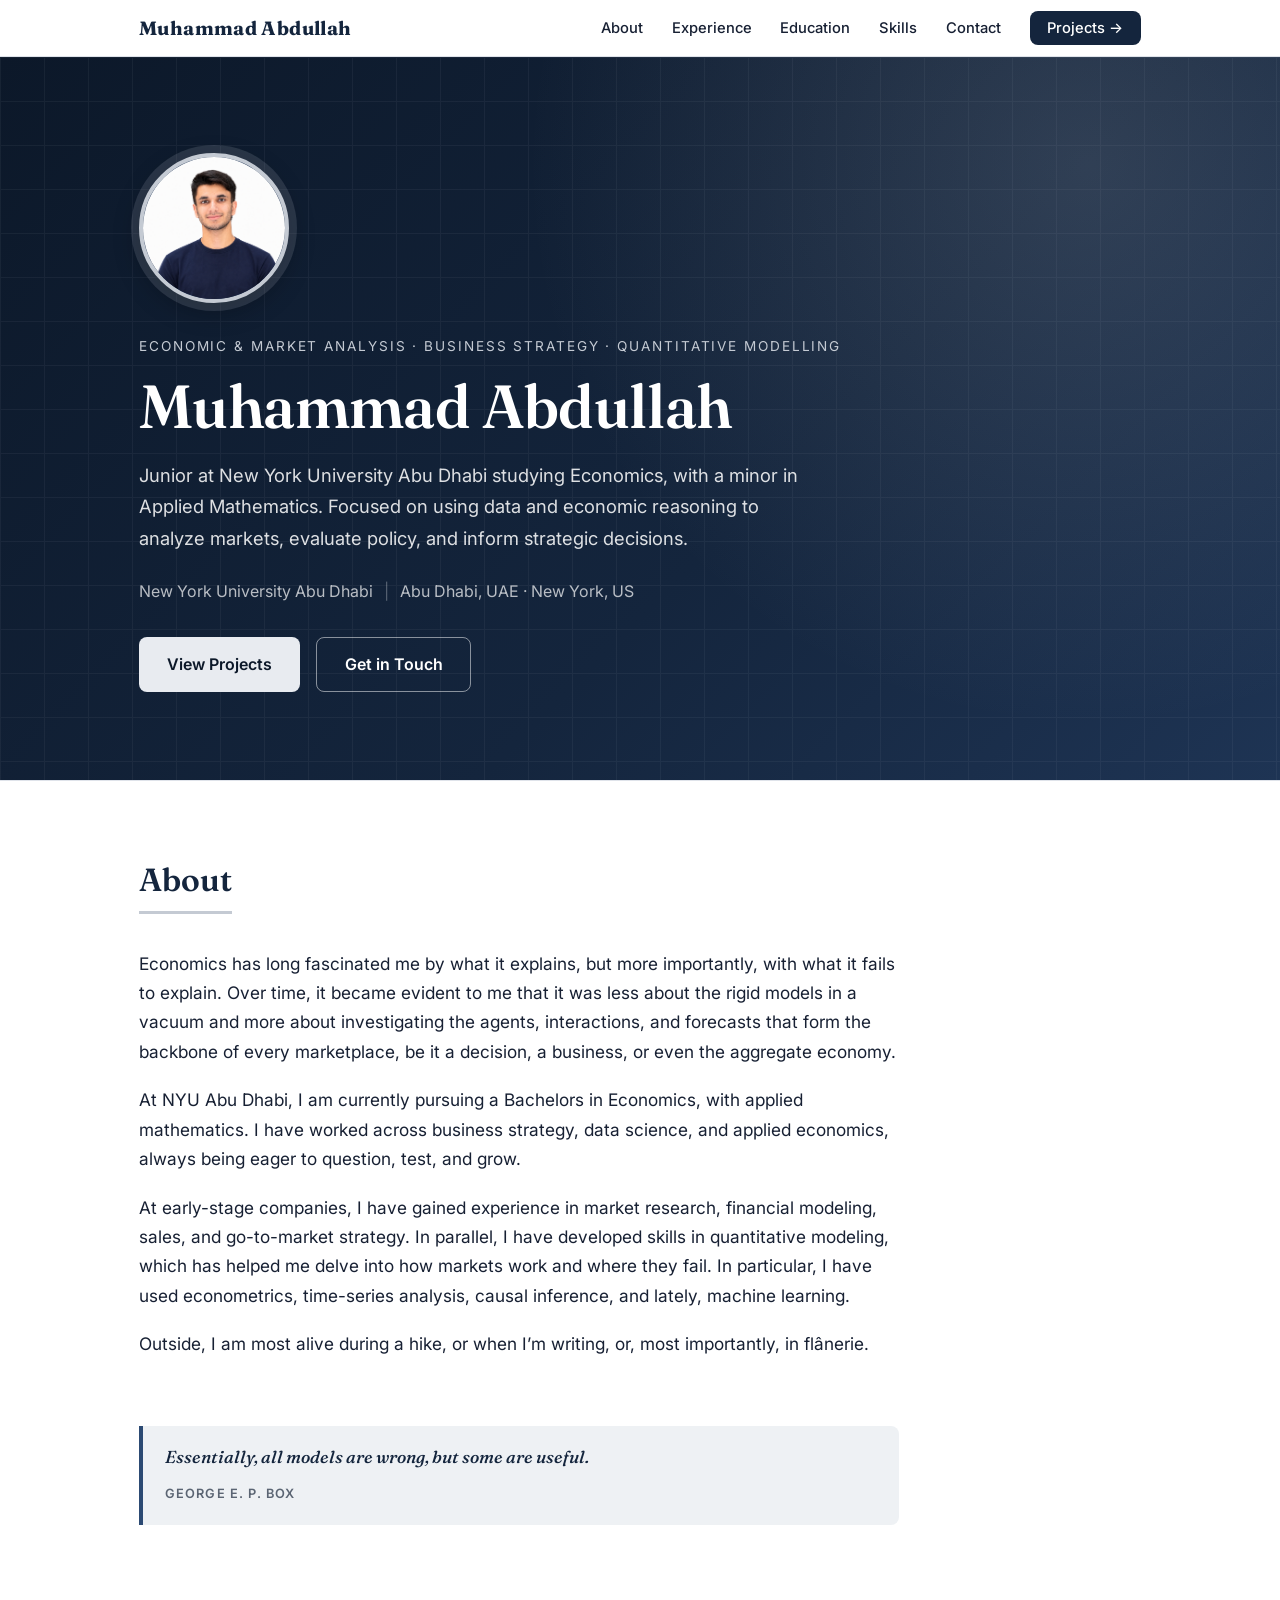
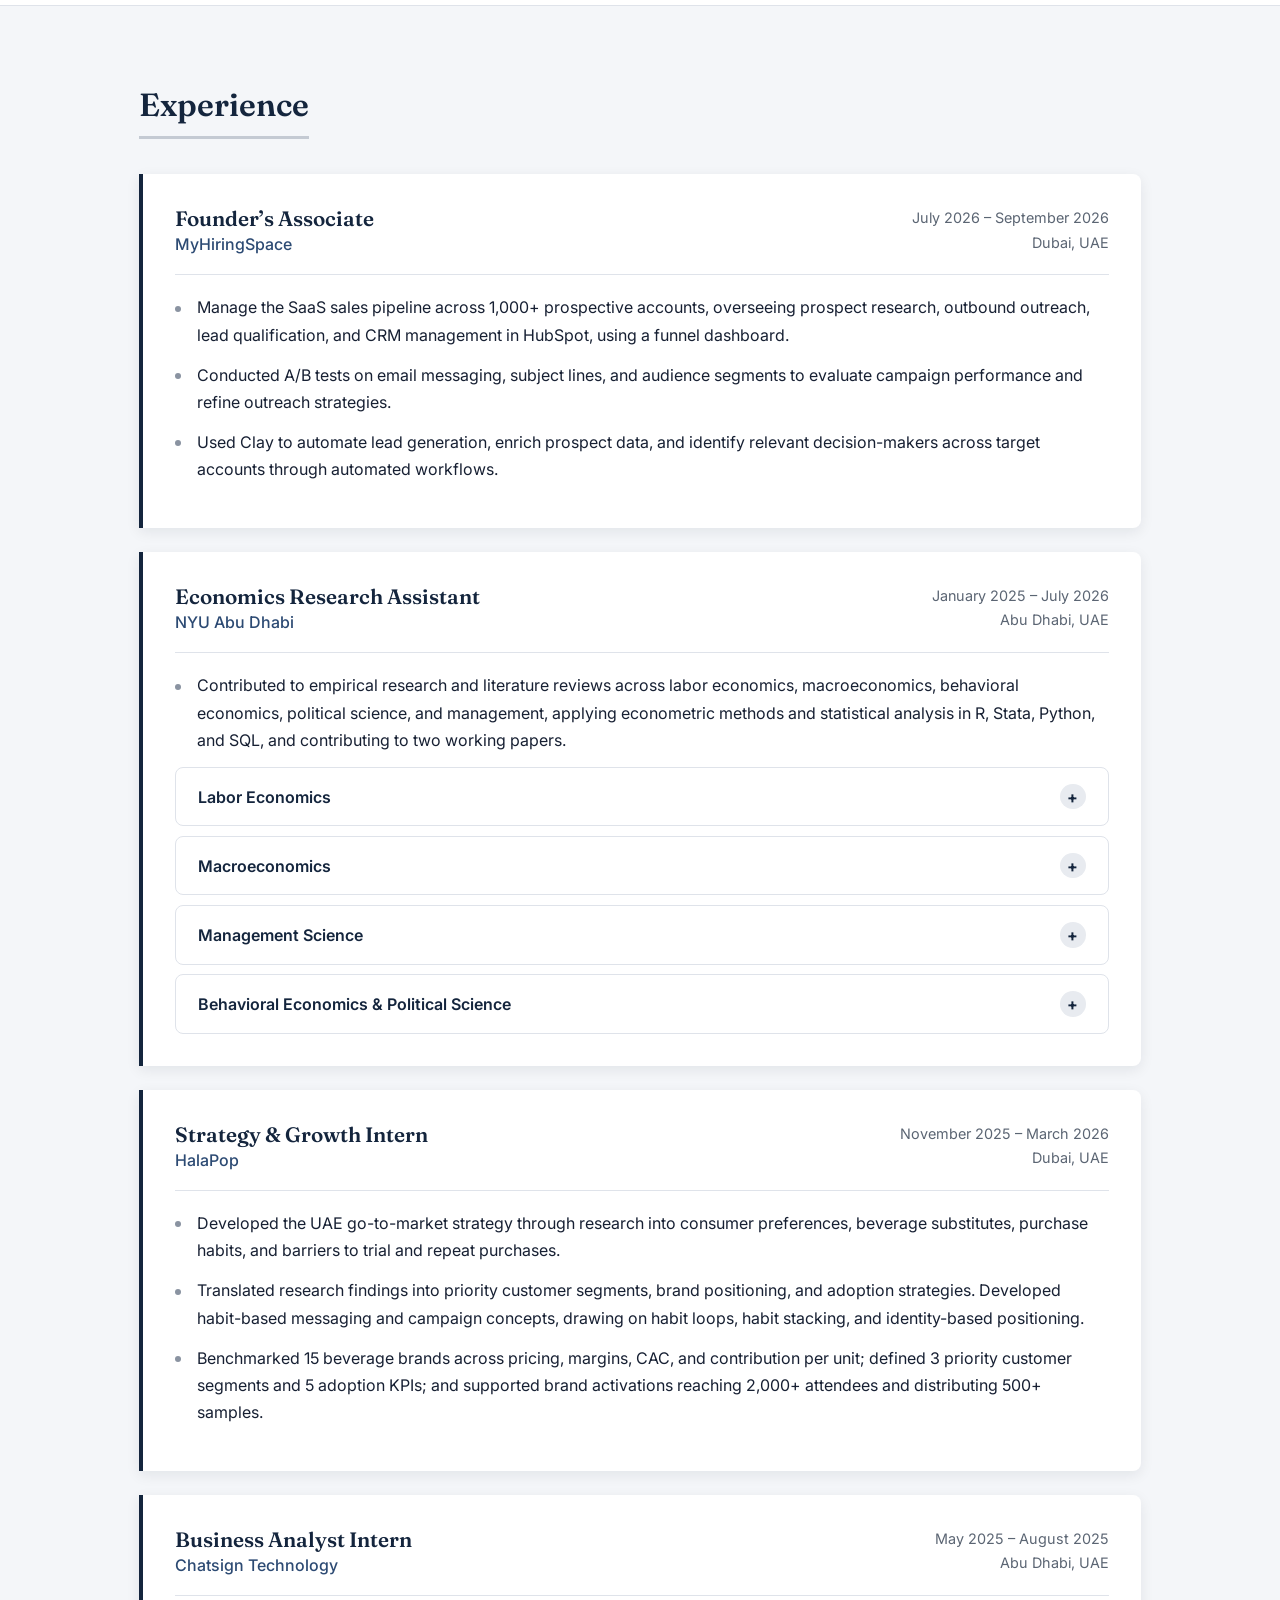
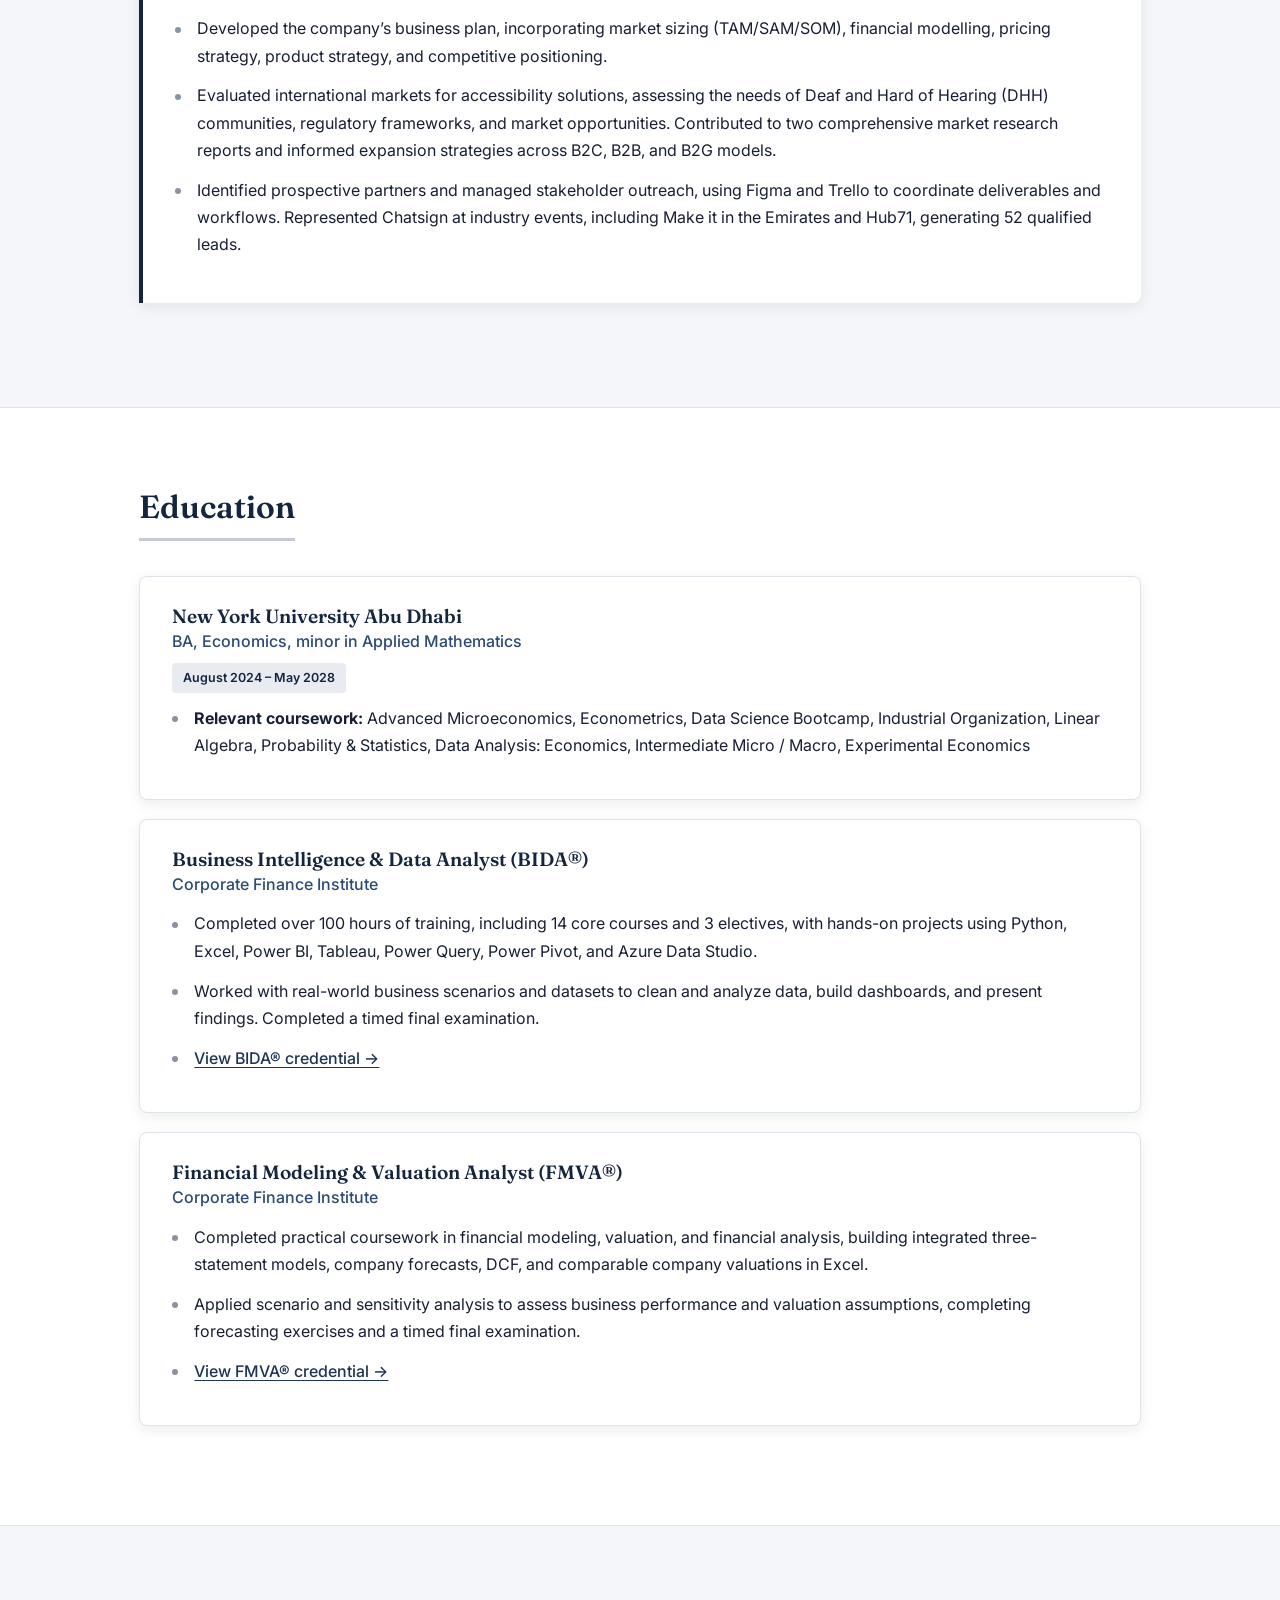
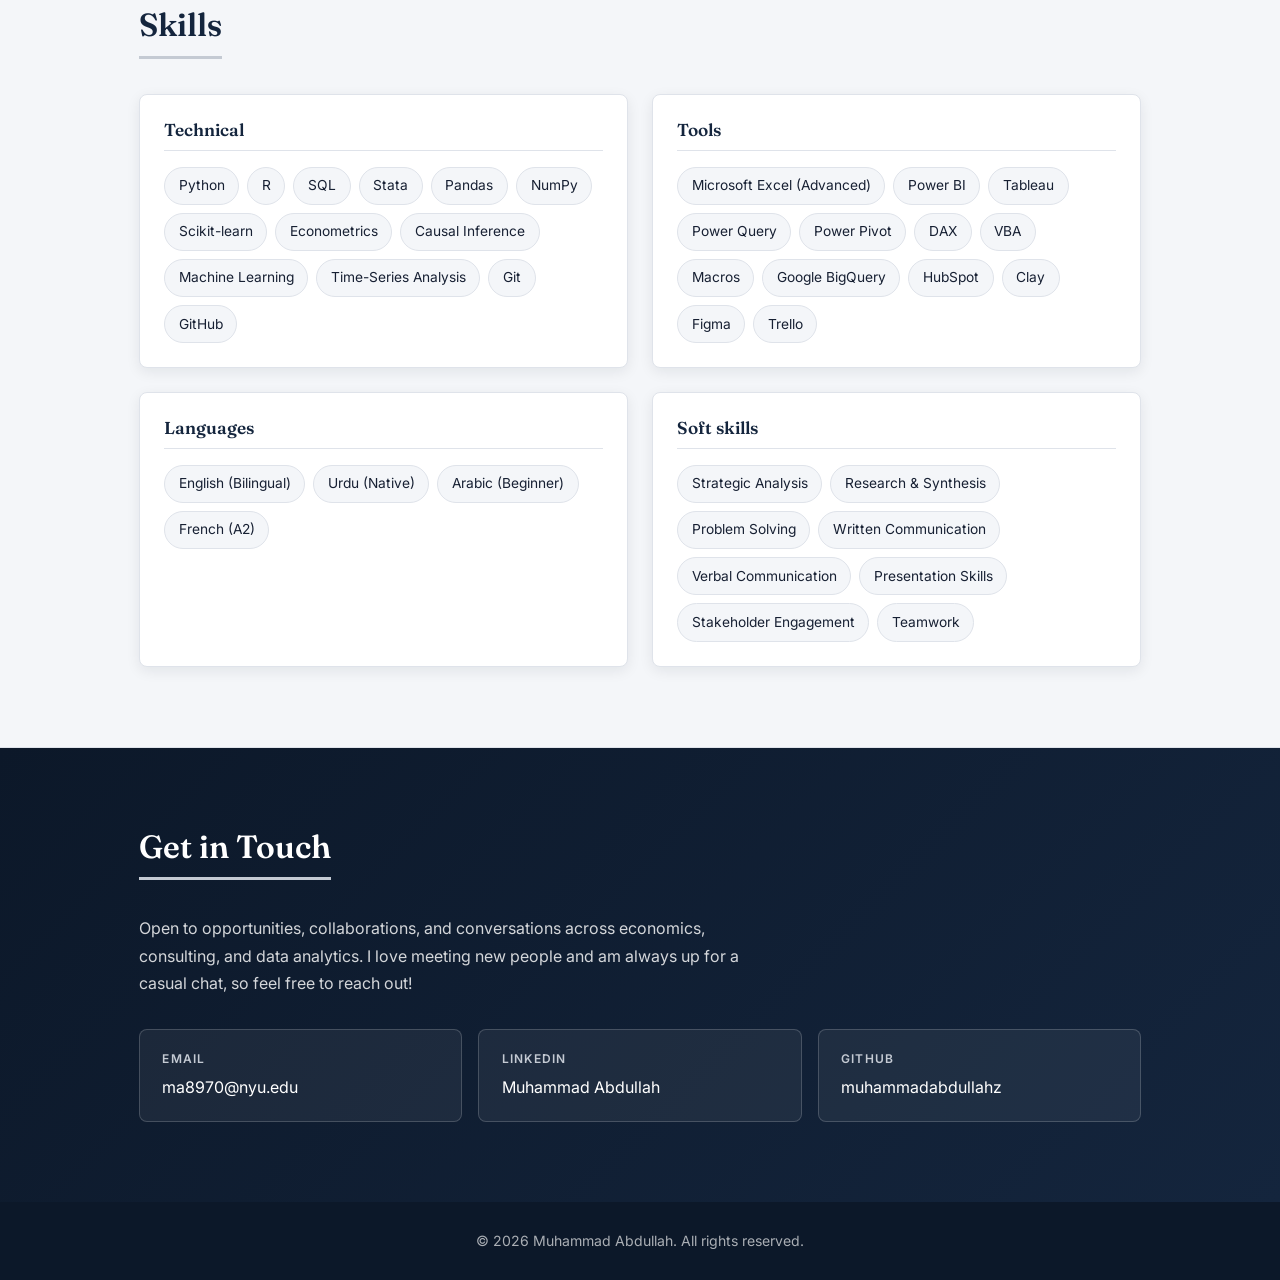
<file: index.html>
<!DOCTYPE html>
<html lang="en">
<head>
<meta charset="UTF-8">
<meta name="viewport" content="width=device-width, initial-scale=1.0">
<title>Muhammad Abdullah | Economics &amp; Strategy</title>
<meta name="description" content="Muhammad Abdullah: economic &amp; market analysis, business strategy, and quantitative modelling. NYU Abu Dhabi.">
<meta property="og:title" content="Muhammad Abdullah">
<meta property="og:description" content="Economic &amp; market analysis, business strategy, and quantitative modelling. NYU Abu Dhabi.">
<meta property="og:type" content="website">
<link rel="preconnect" href="https://fonts.googleapis.com">
<link rel="preconnect" href="https://fonts.gstatic.com" crossorigin>
<link href="https://fonts.googleapis.com/css2?family=Fraunces:wght@500;600;700&family=Inter:wght@400;500;600&display=swap" rel="stylesheet">
<link rel="stylesheet" href="style.css">
<style>
.about{grid-template-columns:1fr;max-width:760px}.about p{font-size:1.08rem}
.edu .bul{margin-top:.75rem}
.edu .bul a{font-weight:500;text-decoration:underline;text-underline-offset:3px}
</style>
</head>
<body>
<a class="skip" href="#about">Skip to content</a>
<nav class="navbar">
  <div class="container nav-in">
    <a href="#hero" class="logo">Muhammad Abdullah</a>
    <button class="toggle" id="navToggle" aria-label="Toggle navigation" aria-expanded="false"><span></span><span></span><span></span></button>
    <ul class="menu" id="navMenu">
      <li><a href="#about">About</a></li>
      <li><a href="#experience">Experience</a></li>
      <li><a href="#education">Education</a></li>
      <li><a href="#skills">Skills</a></li>
      <li><a href="#contact">Contact</a></li>
      <li><a href="projects.html" class="cta">Projects &rarr;</a></li>
    </ul>
  </div>
</nav>

<header class="hero" id="hero">
  <div class="container">
    <div class="photo">MA<img src="assets/profile.jpg" alt="Muhammad Abdullah" onerror="this.remove()"></div>
    <p class="eyebrow">Economic &amp; Market Analysis &middot; Business Strategy &middot; Quantitative Modelling</p>
    <h1 class="name">Muhammad Abdullah</h1>
    <p class="tagline">Junior at New York University Abu Dhabi studying Economics, with a minor in Applied Mathematics. Focused on using data and economic reasoning to analyze markets, evaluate policy, and inform strategic decisions.</p>
    <p class="meta"><span>New York University Abu Dhabi</span><span class="sep">|</span><span>Abu Dhabi, UAE &middot; New York, US</span></p>
    <div class="btns">
      <a href="projects.html" class="btn btn-p">View Projects</a>
      <a href="#contact" class="btn btn-s">Get in Touch</a>
    </div>
  </div>
</header>

<section class="section" id="about">
  <div class="container">
    <h2 class="title">About</h2>
    <div class="about">
      <div>
        <p>Economics has long fascinated me by what it explains, but more importantly, with what it fails to explain. Over time, it became evident to me that it was less about the rigid models in a vacuum and more about investigating the agents, interactions, and forecasts that form the backbone of every marketplace, be it a decision, a business, or even the aggregate economy.</p>
        <p>At NYU Abu Dhabi, I am currently pursuing a Bachelors in Economics, with applied mathematics. I have worked across business strategy, data science, and applied economics, always being eager to question, test, and grow.</p>
        <p>At early-stage companies, I have gained experience in market research, financial modeling, sales, and go-to-market strategy. In parallel, I have developed skills in quantitative modeling, which has helped me delve into how markets work and where they fail. In particular, I have used econometrics, time-series analysis, causal inference, and lately, machine learning.</p>
        <p>Outside, I am most alive during a hike, or when I&rsquo;m writing, or, most importantly, in fl&acirc;nerie.</p>
      </div>
      <blockquote class="pull">
        <p>Essentially, all models are wrong, but some are useful.</p>
        <cite>George E. P. Box</cite>
      </blockquote>
    </div>
  </div>
</section>

<section class="section alt" id="experience">
  <div class="container">
    <h2 class="title">Experience</h2>

    <div class="job">
      <div class="job-h">
        <div><h3 class="role">Founder&rsquo;s Associate</h3><p class="org">MyHiringSpace</p></div>
        <div class="when"><p>July 2026 &ndash; September 2026</p><p>Dubai, UAE</p></div>
      </div>
      <ul class="bul">
        <li>Manage the SaaS sales pipeline across 1,000+ prospective accounts, overseeing prospect research, outbound outreach, lead qualification, and CRM management in HubSpot, using a funnel dashboard.</li>
        <li>Conducted A/B tests on email messaging, subject lines, and audience segments to evaluate campaign performance and refine outreach strategies.</li>
        <li>Used Clay to automate lead generation, enrich prospect data, and identify relevant decision-makers across target accounts through automated workflows.</li>
      </ul>
    </div>

    <div class="job">
      <div class="job-h">
        <div><h3 class="role">Economics Research Assistant</h3><p class="org">NYU Abu Dhabi</p></div>
        <div class="when"><p>January 2025 &ndash; July 2026</p><p>Abu Dhabi, UAE</p></div>
      </div>
      <ul class="bul">
        <li>Contributed to empirical research and literature reviews across labor economics, macroeconomics, behavioral economics, political science, and management, applying econometric methods and statistical analysis in R, Stata, Python, and SQL, and contributing to two working papers.</li>
      </ul>
      <div class="acc">
        <div class="acc-item">
          <button class="acc-btn" aria-expanded="false" aria-controls="p1"><span>Labor Economics</span><span class="icon">+</span></button>
          <div class="panel" id="p1" hidden><ul class="bul">
            <li><strong>Rural out-migration in India:</strong> Combined LSMS household- and village-level data from Uttar Pradesh and Bihar into a village-level dataset. Cleaned and aggregated data, constructing measures of electricity access, seasonal water scarcity, net landholding, educational attainment, and agricultural sales. Estimated logistic regressions with interaction effects.</li>
            <li><strong>U.S. labor market analysis:</strong> Analyzed NBER CPS MORG microdata in Stata using population weights to examine labor-force participation, employment status, and educational composition. Estimated log-linear wage regressions using age, years of college, and sex to examine demographic differences in wages.</li>
            <li><strong>U.S. time-use analysis:</strong> Processed BLS American Time Use Survey (ATUS) microdata. Cleaned and aggregated individual observations into sex-by-year panels to examine changes in time allocation around COVID-19 and job-search behavior among unemployed individuals on temporary layoff.</li>
          </ul></div>
        </div>
        <div class="acc-item">
          <button class="acc-btn" aria-expanded="false" aria-controls="p2"><span>Macroeconomics</span><span class="icon">+</span></button>
          <div class="panel" id="p2" hidden><ul class="bul">
            <li><strong>European Central Bank monetary policy and money markets:</strong> Analyzed the ECB&rsquo;s evolving monetary policy implementation framework. Investigated the transition from the pre-crisis corridor system to quantitative easing (QE) and subsequent quantitative tightening (QT), focusing on how excess reserves and collateral scarcity influence the transmission of policy rates. Used ECB Money Market Statistical Reporting (MMSR) data to examine &euro;STR and repo-rate dynamics and liquidity distribution.</li>
          </ul></div>
        </div>
        <div class="acc-item">
          <button class="acc-btn" aria-expanded="false" aria-controls="p3"><span>Management Science</span><span class="icon">+</span></button>
          <div class="panel" id="p3" hidden><ul class="bul">
            <li><strong>Advice-giving and feedback:</strong> Reviewed empirical and theoretical research across leading economics, management, and psychology journals to examine how advice and feedback influence individual decision-making, learning, and performance. Compared findings across experimental studies, focusing on how the source, framing, timing, and specificity of advice affect its reception and application, and how individual characteristics and organizational contexts shape responses to feedback.</li>
          </ul></div>
        </div>
        <div class="acc-item">
          <button class="acc-btn" aria-expanded="false" aria-controls="p4"><span>Behavioral Economics &amp; Political Science</span><span class="icon">+</span></button>
          <div class="panel" id="p4" hidden><ul class="bul">
            <li><strong>Behavioral research:</strong> Supported an identity-diary study at NYU Abu Dhabi, coding survey responses, facilitating research sessions, managing participant data, and conducting data-quality checks.</li>
            <li><strong>Political economy of immigration:</strong> Reviewed leading economics and political science literature on the formation of immigration attitudes and the political consequences of migration. Examined how migrant communities and exposure to immigration shape host-society preferences, considering economic competition, cultural identity, social interactions, and political mobilization. Investigated variation in anti-immigration sentiment and support for far-right parties and how that translates into political preferences and voting behavior.</li>
          </ul></div>
        </div>
      </div>
    </div>

    <div class="job">
      <div class="job-h">
        <div><h3 class="role">Strategy &amp; Growth Intern</h3><p class="org">HalaPop</p></div>
        <div class="when"><p>November 2025 &ndash; March 2026</p><p>Dubai, UAE</p></div>
      </div>
      <ul class="bul">
        <li>Developed the UAE go-to-market strategy through research into consumer preferences, beverage substitutes, purchase habits, and barriers to trial and repeat purchases.</li>
        <li>Translated research findings into priority customer segments, brand positioning, and adoption strategies. Developed habit-based messaging and campaign concepts, drawing on habit loops, habit stacking, and identity-based positioning.</li>
        <li>Benchmarked 15 beverage brands across pricing, margins, CAC, and contribution per unit; defined 3 priority customer segments and 5 adoption KPIs; and supported brand activations reaching 2,000+ attendees and distributing 500+ samples.</li>
      </ul>
    </div>

    <div class="job">
      <div class="job-h">
        <div><h3 class="role">Business Analyst Intern</h3><p class="org">Chatsign Technology</p></div>
        <div class="when"><p>May 2025 &ndash; August 2025</p><p>Abu Dhabi, UAE</p></div>
      </div>
      <ul class="bul">
        <li>Developed the company&rsquo;s business plan, incorporating market sizing (TAM/SAM/SOM), financial modelling, pricing strategy, product strategy, and competitive positioning.</li>
        <li>Evaluated international markets for accessibility solutions, assessing the needs of Deaf and Hard of Hearing (DHH) communities, regulatory frameworks, and market opportunities. Contributed to two comprehensive market research reports and informed expansion strategies across B2C, B2B, and B2G models.</li>
        <li>Identified prospective partners and managed stakeholder outreach, using Figma and Trello to coordinate deliverables and workflows. Represented Chatsign at industry events, including Make it in the Emirates and Hub71, generating 52 qualified leads.</li>
      </ul>
    </div>
  </div>
</section>

<section class="section" id="education">
  <div class="container">
    <h2 class="title">Education</h2>
    <div class="edu">
      <h3>New York University Abu Dhabi</h3>
      <p>BA, Economics, minor in Applied Mathematics</p>
      <span class="tag">August 2024 &ndash; May 2028</span>
      <ul class="bul">
        <li><strong>Relevant coursework:</strong> Advanced Microeconomics, Econometrics, Data Science Bootcamp, Industrial Organization, Linear Algebra, Probability &amp; Statistics, Data Analysis: Economics, Intermediate Micro / Macro, Experimental Economics</li>
      </ul>
    </div>
    <div class="edu">
      <h3>Business Intelligence &amp; Data Analyst (BIDA&reg;)</h3>
      <p>Corporate Finance Institute</p>
      <ul class="bul">
        <li>Completed over 100 hours of training, including 14 core courses and 3 electives, with hands-on projects using Python, Excel, Power BI, Tableau, Power Query, Power Pivot, and Azure Data Studio.</li>
        <li>Worked with real-world business scenarios and datasets to clean and analyze data, build dashboards, and present findings. Completed a timed final examination.</li>
        <li><a href="https://credentials.corporatefinanceinstitute.com/profile/muhammadabdullah833075/wallet" target="_blank" rel="noopener noreferrer">View BIDA&reg; credential &rarr;</a></li>
      </ul>
    </div>
    <div class="edu">
      <h3>Financial Modeling &amp; Valuation Analyst (FMVA&reg;)</h3>
      <p>Corporate Finance Institute</p>
      <ul class="bul">
        <li>Completed practical coursework in financial modeling, valuation, and financial analysis, building integrated three-statement models, company forecasts, DCF, and comparable company valuations in Excel.</li>
        <li>Applied scenario and sensitivity analysis to assess business performance and valuation assumptions, completing forecasting exercises and a timed final examination.</li>
        <li><a href="https://credentials.corporatefinanceinstitute.com/profile/muhammadabdullah833075/wallet" target="_blank" rel="noopener noreferrer">View FMVA&reg; credential &rarr;</a></li>
      </ul>
    </div>
  </div>
</section>

<section class="section alt" id="skills">
  <div class="container">
    <h2 class="title">Skills</h2>
    <div class="skills">
      <div class="skill"><h3>Technical</h3><div class="chips"><span>Python</span><span>R</span><span>SQL</span><span>Stata</span><span>Pandas</span><span>NumPy</span><span>Scikit-learn</span><span>Econometrics</span><span>Causal Inference</span><span>Machine Learning</span><span>Time-Series Analysis</span><span>Git</span><span>GitHub</span></div></div>
      <div class="skill"><h3>Tools</h3><div class="chips"><span>Microsoft Excel (Advanced)</span><span>Power BI</span><span>Tableau</span><span>Power Query</span><span>Power Pivot</span><span>DAX</span><span>VBA</span><span>Macros</span><span>Google BigQuery</span><span>HubSpot</span><span>Clay</span><span>Figma</span><span>Trello</span></div></div>
      <div class="skill"><h3>Languages</h3><div class="chips"><span>English (Bilingual)</span><span>Urdu (Native)</span><span>Arabic (Beginner)</span><span>French (A2)</span></div></div>
      <div class="skill"><h3>Soft skills</h3><div class="chips"><span>Strategic Analysis</span><span>Research &amp; Synthesis</span><span>Problem Solving</span><span>Written Communication</span><span>Verbal Communication</span><span>Presentation Skills</span><span>Stakeholder Engagement</span><span>Teamwork</span></div></div>
    </div>
  </div>
</section>

<section class="section contact" id="contact">
  <div class="container">
    <h2 class="title">Get in Touch</h2>
    <p class="intro">Open to opportunities, collaborations, and conversations across economics, consulting, and data analytics. I love meeting new people and am always up for a casual chat, so feel free to reach out!</p>
    <div class="clinks">
      <a class="cc" href="mailto:ma8970@nyu.edu"><small>Email</small>ma8970@nyu.edu</a>
      <a class="cc" href="https://www.linkedin.com/in/muhammad-abdullah-2b5332397/" target="_blank" rel="noopener noreferrer"><small>LinkedIn</small>Muhammad Abdullah</a>
      <a class="cc" href="https://github.com/muhammadabdullahz" target="_blank" rel="noopener noreferrer"><small>GitHub</small>muhammadabdullahz</a>
    </div>
  </div>
</section>

<footer class="footer"><div class="container"><p>&copy; <span id="year"></span> Muhammad Abdullah. All rights reserved.</p></div></footer>
<script src="script.js"></script>
</body>
</html>
</file>
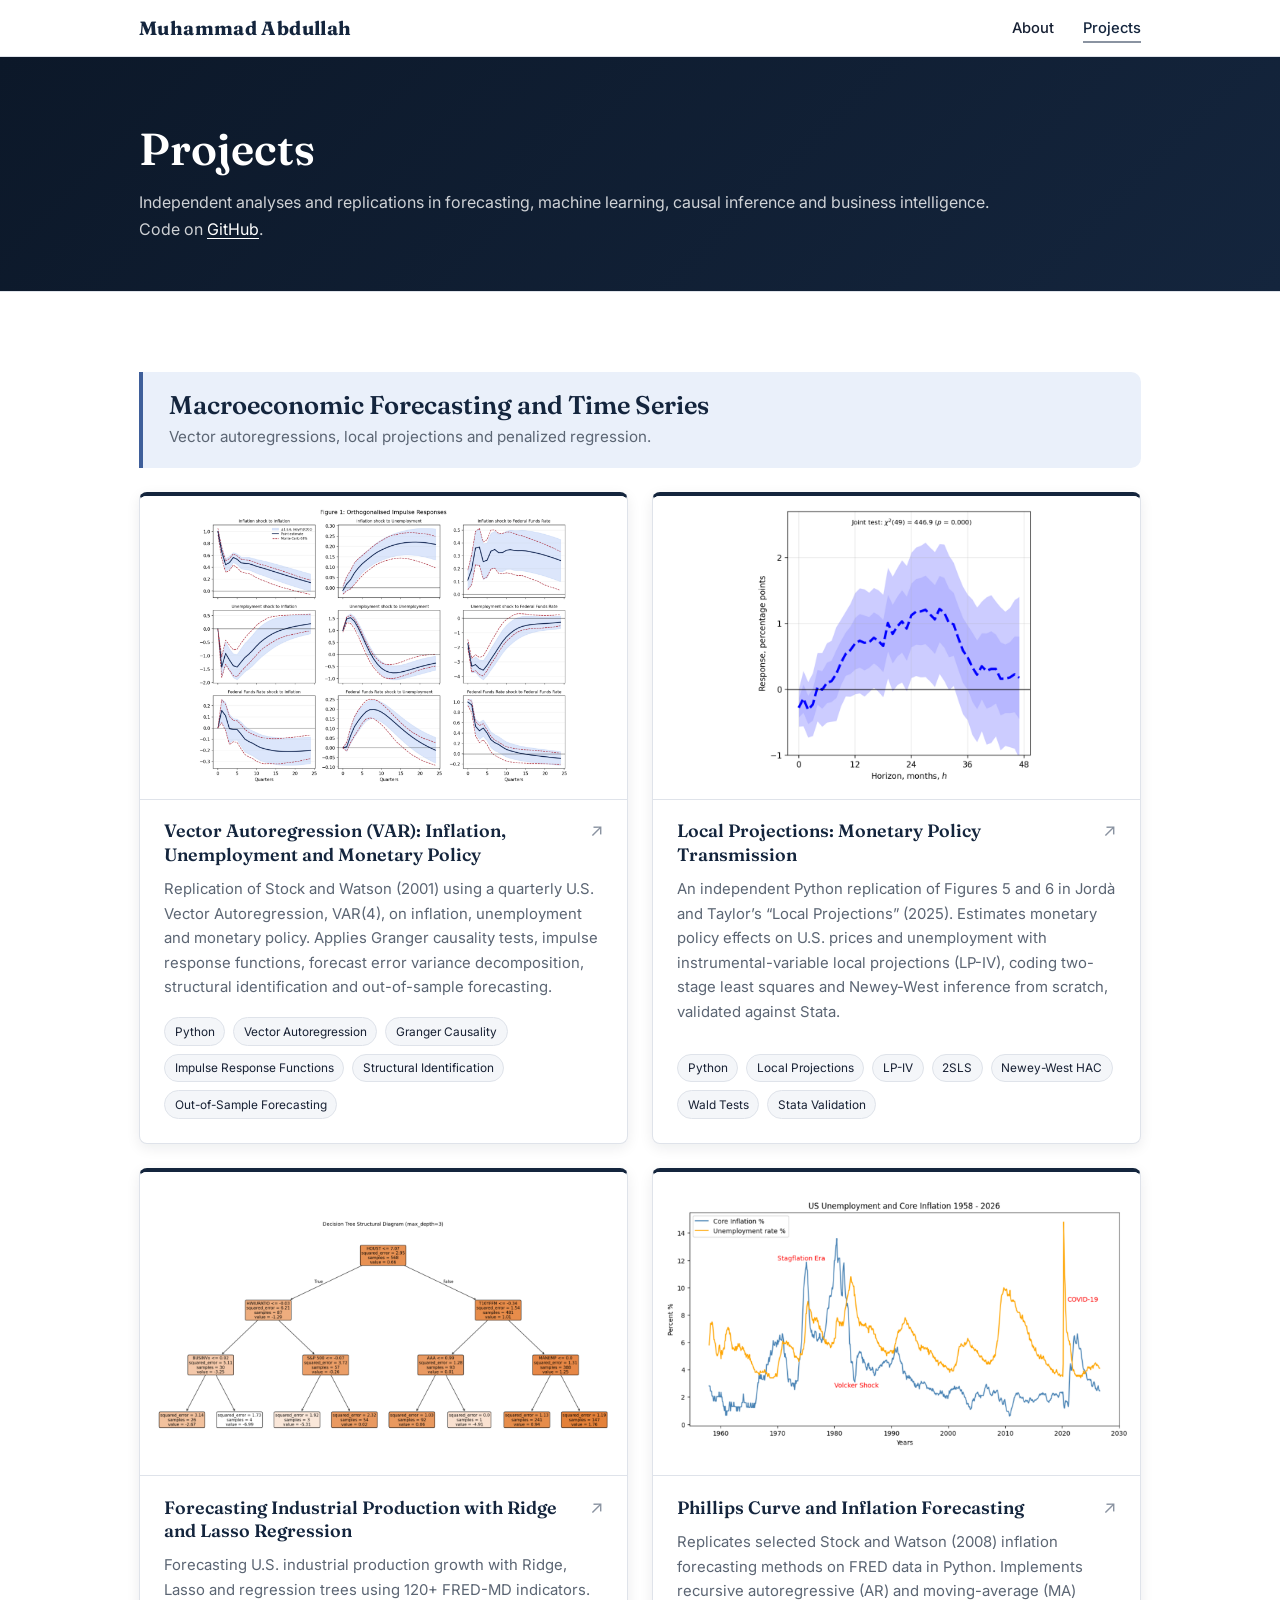
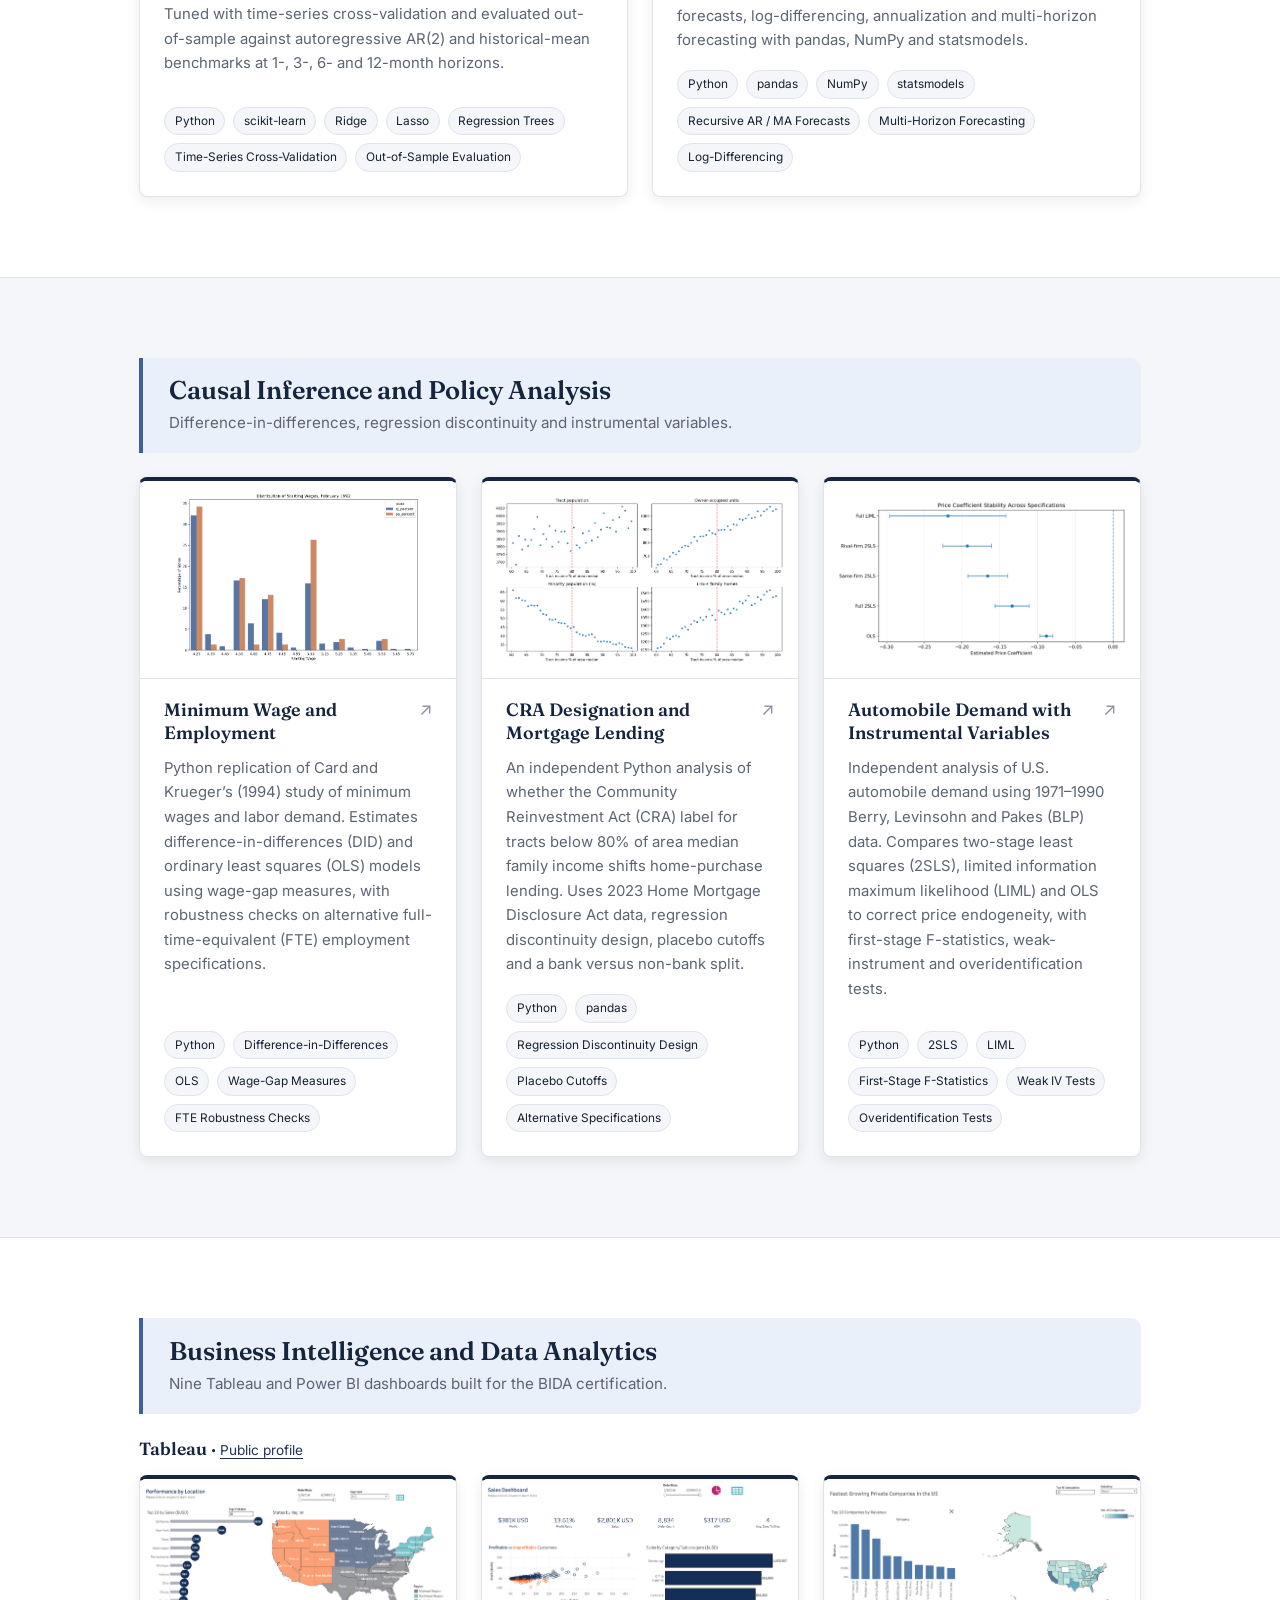
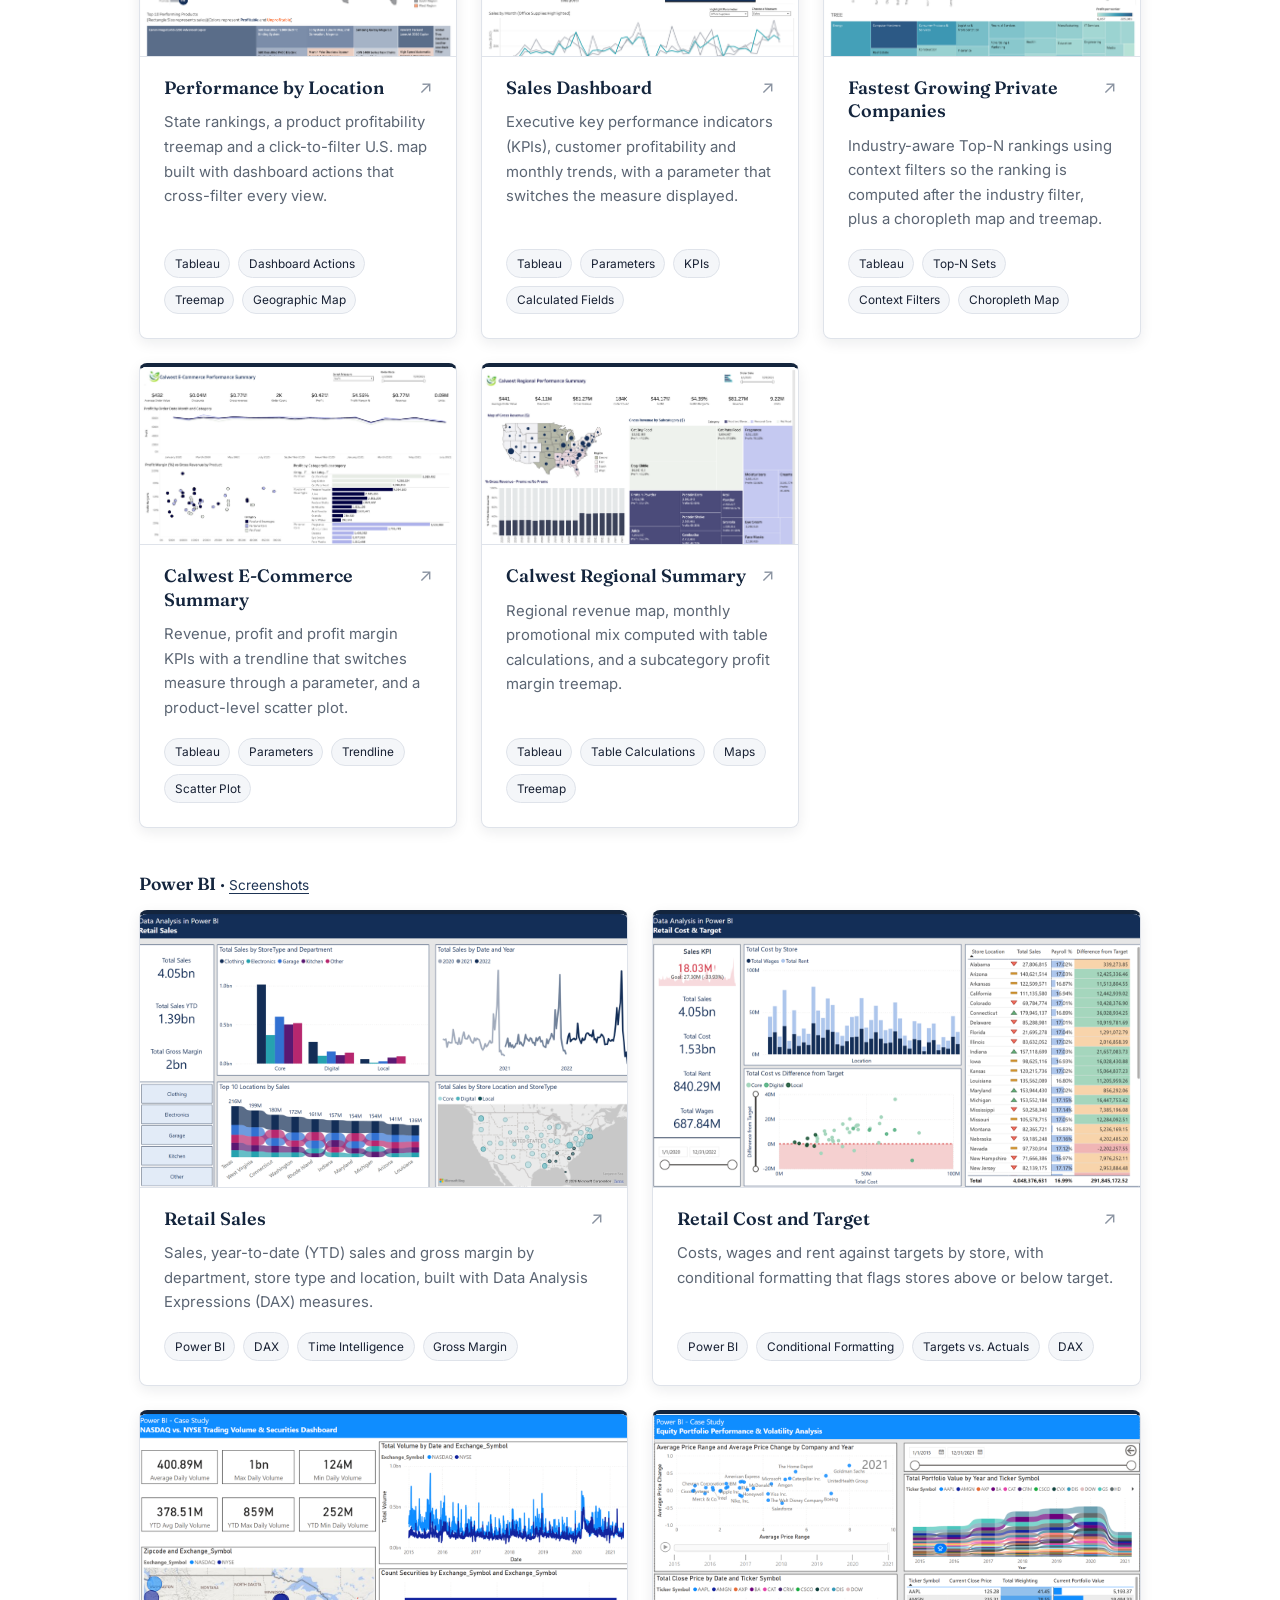
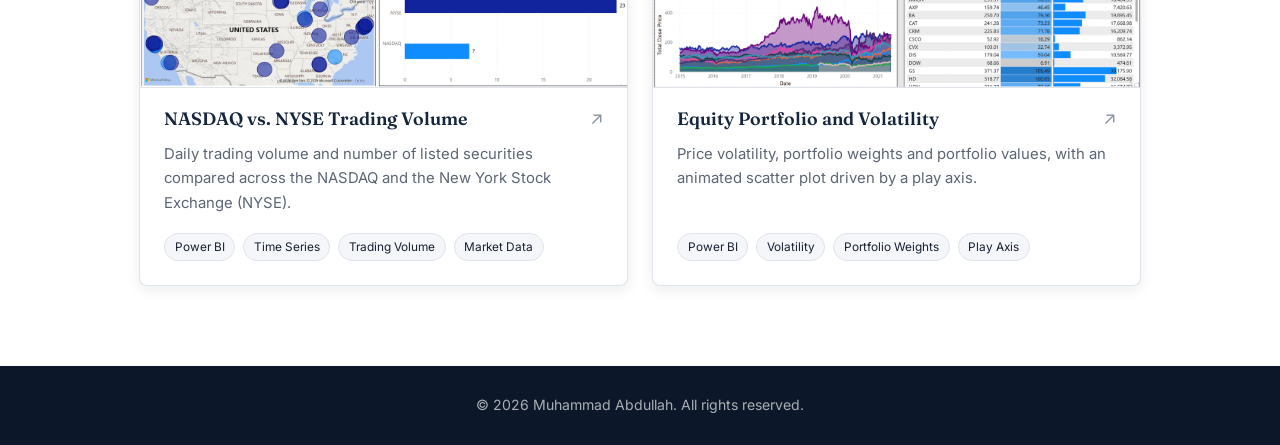
<file: projects.html>
<!DOCTYPE html>
<html lang="en">
<head>
    <meta charset="UTF-8">
    <meta name="viewport" content="width=device-width, initial-scale=1.0">
    <meta name="description" content="Projects by Muhammad Abdullah in macroeconomic forecasting, causal inference, and business intelligence.">
    <meta name="author" content="Muhammad Abdullah">
    <title>Projects | Muhammad Abdullah</title>

    <!-- Open Graph (LinkedIn, Facebook, etc.) -->
    <meta property="og:type" content="website">
    <meta property="og:site_name" content="Muhammad Abdullah">
    <meta property="og:url" content="https://muhammadabdullahz.github.io/projects.html">
    <meta property="og:title" content="Projects | Muhammad Abdullah">
    <meta property="og:description" content="Independent analyses and replications in macroeconomic forecasting, causal inference, and business intelligence.">
    <meta property="og:image" content="https://muhammadabdullahz.github.io/preview.png">
    <meta property="og:image:width" content="1200">
    <meta property="og:image:height" content="627">
    <meta property="og:image:alt" content="Projects by Muhammad Abdullah: forecasting, causal inference and business intelligence">

    <!-- Twitter / X -->
    <meta name="twitter:card" content="summary_large_image">
    <meta name="twitter:title" content="Projects | Muhammad Abdullah">
    <meta name="twitter:description" content="Independent analyses and replications in macroeconomic forecasting, causal inference, and business intelligence.">
    <meta name="twitter:image" content="https://muhammadabdullahz.github.io/preview.png">

    <link rel="preconnect" href="https://fonts.googleapis.com">
    <link rel="preconnect" href="https://fonts.gstatic.com" crossorigin>
    <link href="https://fonts.googleapis.com/css2?family=Fraunces:opsz,wght@9..144,500;9..144,600;9..144,700&family=Inter:wght@400;500;600&display=swap" rel="stylesheet">
    <link rel="stylesheet" href="style.css">
    <style>
.section .cat-head{max-width:none;background:#eaf0fa;border-left:4px solid #3f5f9a;border-radius:0 10px 10px 0;padding:1.1rem 1.6rem}
.section .cat-head>*:last-child{margin-bottom:0}
.cat-title,.cat-desc,.page-h p{max-width:none}
@media(min-width:1000px){.cat-title{white-space:nowrap}}
</style>
</head>
<body>
    <a href="#projects" class="skip">Skip to content</a>
    <nav class="navbar" id="navbar">
        <div class="container nav-in">
            <a href="index.html" class="logo">Muhammad Abdullah</a>
            <button class="toggle" id="navToggle" aria-label="Toggle navigation"><span></span><span></span><span></span></button>
            <ul class="menu" id="navMenu">
                <li><a href="index.html#about">About</a></li>
                <li><a href="projects.html" class="active">Projects</a></li>
            </ul>
        </div>
    </nav>
    <header class="page-h">
        <div class="container">
            <h1>Projects</h1>
            <p>Independent analyses and replications in forecasting, machine learning, causal inference and business intelligence.<br>Code on <a class="hl" href="https://github.com/muhammadabdullahz" target="_blank" rel="noopener noreferrer">GitHub</a>.</p>
        </div>
    </header>
    <main id="projects">

        <section class="section">
            <div class="container">
                <div class="cat-head">
                    <h2 class="cat-title">Macroeconomic Forecasting and Time Series</h2>
                    <p class="cat-desc">Vector autoregressions, local projections and penalized regression.</p>
                </div>
                <div class="pgrid c2">
                    <a class="card" href="https://github.com/muhammadabdullahz/vector-autoregressions-VAR-SW" target="_blank" rel="noopener noreferrer">
                        <div class="thumb"><img data-img="var-irf" alt="Vector Autoregression: Inflation, Unemployment and Monetary Policy" loading="lazy"></div>
                        <div class="card-top"><h3>Vector Autoregression (VAR): Inflation, Unemployment and Monetary Policy</h3><span class="ext" aria-hidden="true">&#8599;</span></div>
                        <p>Replication of Stock and Watson (2001) using a quarterly U.S. Vector Autoregression, VAR(4), on inflation, unemployment and monetary policy. Applies Granger causality tests, impulse response functions, forecast error variance decomposition, structural identification and out-of-sample forecasting.</p>
                        <div class="chips"><span>Python</span><span>Vector Autoregression</span><span>Granger Causality</span><span>Impulse Response Functions</span><span>Structural Identification</span><span>Out-of-Sample Forecasting</span></div>
                    </a>

                    <a class="card" href="https://github.com/muhammadabdullahz/Local-Projections-jorda-taylor" target="_blank" rel="noopener noreferrer">
                        <div class="thumb"><img data-img="lp-irf" alt="Local Projections: Monetary Policy Transmission" loading="lazy"></div>
                        <div class="card-top"><h3>Local Projections: Monetary Policy Transmission</h3><span class="ext" aria-hidden="true">&#8599;</span></div>
                        <p>An independent Python replication of Figures 5 and 6 in Jord&agrave; and Taylor&rsquo;s &ldquo;Local Projections&rdquo; (2025). Estimates monetary policy effects on U.S. prices and unemployment with instrumental-variable local projections (LP-IV), coding two-stage least squares and Newey-West inference from scratch, validated against Stata.</p>
                        <div class="chips"><span>Python</span><span>Local Projections</span><span>LP-IV</span><span>2SLS</span><span>Newey-West HAC</span><span>Wald Tests</span><span>Stata Validation</span></div>
                    </a>

                    <a class="card" href="https://github.com/muhammadabdullahz/industrial-production-ridge-lasso" target="_blank" rel="noopener noreferrer">
                        <div class="thumb"><img data-img="ridge-lasso" alt="Forecasting Industrial Production with Ridge and Lasso Regression" loading="lazy"></div>
                        <div class="card-top"><h3>Forecasting Industrial Production with Ridge and Lasso Regression</h3><span class="ext" aria-hidden="true">&#8599;</span></div>
                        <p>Forecasting U.S. industrial production growth with Ridge, Lasso and regression trees using 120+ FRED-MD indicators. Tuned with time-series cross-validation and evaluated out-of-sample against autoregressive AR(2) and historical-mean benchmarks at 1-, 3-, 6- and 12-month horizons.</p>
                        <div class="chips"><span>Python</span><span>scikit-learn</span><span>Ridge</span><span>Lasso</span><span>Regression Trees</span><span>Time-Series Cross-Validation</span><span>Out-of-Sample Evaluation</span></div>
                    </a>

                    <a class="card" href="https://github.com/muhammadabdullahz/phillips-curve-inflation-forecasting" target="_blank" rel="noopener noreferrer">
                        <div class="thumb"><img data-img="phillips" alt="Phillips Curve and Inflation Forecasting" loading="lazy"></div>
                        <div class="card-top"><h3>Phillips Curve and Inflation Forecasting</h3><span class="ext" aria-hidden="true">&#8599;</span></div>
                        <p>Replicates selected Stock and Watson (2008) inflation forecasting methods on FRED data in Python. Implements recursive autoregressive (AR) and moving-average (MA) forecasts, log-differencing, annualization and multi-horizon forecasting with pandas, NumPy and statsmodels.</p>
                        <div class="chips"><span>Python</span><span>pandas</span><span>NumPy</span><span>statsmodels</span><span>Recursive AR / MA Forecasts</span><span>Multi-Horizon Forecasting</span><span>Log-Differencing</span></div>
                    </a>
                </div>
            </div>
        </section>

        <section class="section alt">
            <div class="container">
                <div class="cat-head">
                    <h2 class="cat-title">Causal Inference and Policy Analysis</h2>
                    <p class="cat-desc">Difference-in-differences, regression discontinuity and instrumental variables.</p>
                </div>
                <div class="pgrid c3">
                    <a class="card" href="https://github.com/muhammadabdullahz/card-krueger-difference-in-differences" target="_blank" rel="noopener noreferrer">
                        <div class="thumb"><img data-img="card-krueger" alt="Minimum Wage and Employment" loading="lazy"></div>
                        <div class="card-top"><h3>Minimum Wage and Employment</h3><span class="ext" aria-hidden="true">&#8599;</span></div>
                        <p>Python replication of Card and Krueger&rsquo;s (1994) study of minimum wages and labor demand. Estimates difference-in-differences (DID) and ordinary least squares (OLS) models using wage-gap measures, with robustness checks on alternative full-time-equivalent (FTE) employment specifications.</p>
                        <div class="chips"><span>Python</span><span>Difference-in-Differences</span><span>OLS</span><span>Wage-Gap Measures</span><span>FTE Robustness Checks</span></div>
                    </a>

                    <a class="card" href="https://github.com/muhammadabdullahz/regression-discontinuity-design-RDD" target="_blank" rel="noopener noreferrer">
                        <div class="thumb"><img data-img="rdd" alt="CRA Designation and Mortgage Lending" loading="lazy"></div>
                        <div class="card-top"><h3>CRA Designation and Mortgage Lending</h3><span class="ext" aria-hidden="true">&#8599;</span></div>
                        <p>An independent Python analysis of whether the Community Reinvestment Act (CRA) label for tracts below 80% of area median family income shifts home-purchase lending. Uses 2023 Home Mortgage Disclosure Act data, regression discontinuity design, placebo cutoffs and a bank versus non-bank split.</p>
                        <div class="chips"><span>Python</span><span>pandas</span><span>Regression Discontinuity Design</span><span>Placebo Cutoffs</span><span>Alternative Specifications</span></div>
                    </a>

                    <a class="card" href="https://github.com/muhammadabdullahz/instrumental-variables-2sls-automobiles" target="_blank" rel="noopener noreferrer">
                        <div class="thumb"><img data-img="iv-2sls" alt="Automobile Demand with Instrumental Variables" loading="lazy"></div>
                        <div class="card-top"><h3>Automobile Demand with Instrumental Variables</h3><span class="ext" aria-hidden="true">&#8599;</span></div>
                        <p>Independent analysis of U.S. automobile demand using 1971&ndash;1990 Berry, Levinsohn and Pakes (BLP) data. Compares two-stage least squares (2SLS), limited information maximum likelihood (LIML) and OLS to correct price endogeneity, with first-stage F-statistics, weak-instrument and overidentification tests.</p>
                        <div class="chips"><span>Python</span><span>2SLS</span><span>LIML</span><span>First-Stage F-Statistics</span><span>Weak IV Tests</span><span>Overidentification Tests</span></div>
                    </a>
                </div>
            </div>
        </section>

        <section class="section">
            <div class="container">
                <div class="cat-head">
                    <h2 class="cat-title">Business Intelligence and Data Analytics</h2>
                    <p class="cat-desc">Nine Tableau and Power BI dashboards built for the BIDA certification.</p>
                </div>
                <h3 class="sub-title">Tableau &middot; <a href="https://public.tableau.com/app/profile/muhammad.abdullah7552" target="_blank" rel="noopener noreferrer">Public profile</a></h3>
                <div class="pgrid c3">
                    <a class="card" href="https://public.tableau.com/app/profile/muhammad.abdullah7552/viz/PerformancebyLocationDashboard_17863871580720/Dashboard2" target="_blank" rel="noopener noreferrer">
                        <div class="thumb shot"><img data-img="tab-location" alt="Performance by Location" loading="lazy"></div>
                        <div class="card-top"><h3>Performance by Location</h3><span class="ext" aria-hidden="true">&#8599;</span></div>
                        <p>State rankings, a product profitability treemap and a click-to-filter U.S. map built with dashboard actions that cross-filter every view.</p>
                        <div class="chips"><span>Tableau</span><span>Dashboard Actions</span><span>Treemap</span><span>Geographic Map</span></div>
                    </a>

                    <a class="card" href="https://public.tableau.com/app/profile/muhammad.abdullah7552/viz/SalesandPerformanceDashboard_17863866022850/Dashboard1" target="_blank" rel="noopener noreferrer">
                        <div class="thumb shot"><img data-img="tab-sales" alt="Sales Dashboard" loading="lazy"></div>
                        <div class="card-top"><h3>Sales Dashboard</h3><span class="ext" aria-hidden="true">&#8599;</span></div>
                        <p>Executive key performance indicators (KPIs), customer profitability and monthly trends, with a parameter that switches the measure displayed.</p>
                        <div class="chips"><span>Tableau</span><span>Parameters</span><span>KPIs</span><span>Calculated Fields</span></div>
                    </a>

                    <a class="card" href="https://public.tableau.com/app/profile/muhammad.abdullah7552/viz/PrivateCompaniesUS/Dashboard1" target="_blank" rel="noopener noreferrer">
                        <div class="thumb shot"><img data-img="tab-private" alt="Fastest Growing Private Companies" loading="lazy"></div>
                        <div class="card-top"><h3>Fastest Growing Private Companies</h3><span class="ext" aria-hidden="true">&#8599;</span></div>
                        <p>Industry-aware Top-N rankings using context filters so the ranking is computed after the industry filter, plus a choropleth map and treemap.</p>
                        <div class="chips"><span>Tableau</span><span>Top-N Sets</span><span>Context Filters</span><span>Choropleth Map</span></div>
                    </a>

                    <a class="card" href="https://public.tableau.com/app/profile/muhammad.abdullah7552/viz/CalwestE-CommercePerformanceSummary_17864809409940/Dashboard1" target="_blank" rel="noopener noreferrer">
                        <div class="thumb shot"><img data-img="tab-ecommerce" alt="Calwest E-Commerce Summary" loading="lazy"></div>
                        <div class="card-top"><h3>Calwest E-Commerce Summary</h3><span class="ext" aria-hidden="true">&#8599;</span></div>
                        <p>Revenue, profit and profit margin KPIs with a trendline that switches measure through a parameter, and a product-level scatter plot.</p>
                        <div class="chips"><span>Tableau</span><span>Parameters</span><span>Trendline</span><span>Scatter Plot</span></div>
                    </a>

                    <a class="card" href="https://public.tableau.com/app/profile/muhammad.abdullah7552/viz/CalwestRegionalPerformanceSummary_17864801314860/Dashboard2" target="_blank" rel="noopener noreferrer">
                        <div class="thumb shot"><img data-img="tab-regional" alt="Calwest Regional Summary" loading="lazy"></div>
                        <div class="card-top"><h3>Calwest Regional Summary</h3><span class="ext" aria-hidden="true">&#8599;</span></div>
                        <p>Regional revenue map, monthly promotional mix computed with table calculations, and a subcategory profit margin treemap.</p>
                        <div class="chips"><span>Tableau</span><span>Table Calculations</span><span>Maps</span><span>Treemap</span></div>
                    </a>
                </div>
                <h3 class="sub-title">Power BI &middot; <a href="https://github.com/muhammadabdullahz/my-power-bi-projects" target="_blank" rel="noopener noreferrer">Screenshots</a></h3>
                <div class="pgrid c2">
                    <a class="card" href="https://github.com/muhammadabdullahz/my-power-bi-projects" target="_blank" rel="noopener noreferrer">
                        <div class="thumb shot"><img data-img="pbi-sales" alt="Retail Sales" loading="lazy"></div>
                        <div class="card-top"><h3>Retail Sales</h3><span class="ext" aria-hidden="true">&#8599;</span></div>
                        <p>Sales, year-to-date (YTD) sales and gross margin by department, store type and location, built with Data Analysis Expressions (DAX) measures.</p>
                        <div class="chips"><span>Power BI</span><span>DAX</span><span>Time Intelligence</span><span>Gross Margin</span></div>
                    </a>

                    <a class="card" href="https://github.com/muhammadabdullahz/my-power-bi-projects" target="_blank" rel="noopener noreferrer">
                        <div class="thumb shot"><img data-img="pbi-cost" alt="Retail Cost and Target" loading="lazy"></div>
                        <div class="card-top"><h3>Retail Cost and Target</h3><span class="ext" aria-hidden="true">&#8599;</span></div>
                        <p>Costs, wages and rent against targets by store, with conditional formatting that flags stores above or below target.</p>
                        <div class="chips"><span>Power BI</span><span>Conditional Formatting</span><span>Targets vs. Actuals</span><span>DAX</span></div>
                    </a>

                    <a class="card" href="https://github.com/muhammadabdullahz/my-power-bi-projects" target="_blank" rel="noopener noreferrer">
                        <div class="thumb shot"><img data-img="pbi-exchanges" alt="NASDAQ vs. NYSE Trading Volume" loading="lazy"></div>
                        <div class="card-top"><h3>NASDAQ vs. NYSE Trading Volume</h3><span class="ext" aria-hidden="true">&#8599;</span></div>
                        <p>Daily trading volume and number of listed securities compared across the NASDAQ and the New York Stock Exchange (NYSE).</p>
                        <div class="chips"><span>Power BI</span><span>Time Series</span><span>Trading Volume</span><span>Market Data</span></div>
                    </a>

                    <a class="card" href="https://github.com/muhammadabdullahz/my-power-bi-projects" target="_blank" rel="noopener noreferrer">
                        <div class="thumb shot"><img data-img="pbi-equity" alt="Equity Portfolio and Volatility" loading="lazy"></div>
                        <div class="card-top"><h3>Equity Portfolio and Volatility</h3><span class="ext" aria-hidden="true">&#8599;</span></div>
                        <p>Price volatility, portfolio weights and portfolio values, with an animated scatter plot driven by a play axis.</p>
                        <div class="chips"><span>Power BI</span><span>Volatility</span><span>Portfolio Weights</span><span>Play Axis</span></div>
                    </a>
                </div>
            </div>
        </section>

    </main>
    <footer class="footer">
        <div class="container"><p>&copy; <span id="year"></span> Muhammad Abdullah. All rights reserved.</p></div>
    </footer>
    <script src="script.js"></script>
    <script>
    /* Loads images from the images:projects folder, trying common extensions. Hides the frame if none is found. */
    (function(){
        var dir="images%3Aprojects/",exts=["png","jpg","jpeg","webp"];
        document.querySelectorAll("img[data-img]").forEach(function(img){
            var i=0,name=img.getAttribute("data-img");
            img.onerror=function(){ if(++i<exts.length){img.src=dir+name+"."+exts[i];} else {img.onerror=null;img.parentNode.style.display="none";} };
            img.src=dir+name+"."+exts[0];
        });
    })();
    </script>
</body>
</html>
</file>
<file: style.css>
:root{
  --navy:#14253d;--navy-deep:#0c1829;--navy-mid:#1e3454;--navy-light:#2c4a73;
  --silver:#c4cad3;--silver-light:#e8ebf0;--silver-dark:#8a93a1;--silver-text:#5b6573;
  --ink:#172033;--bg:#fff;--bg-alt:#f4f6f9;--border:#dfe3ea;
  --shadow:0 4px 14px rgba(12,24,41,.08);--shadow-lg:0 10px 28px rgba(12,24,41,.14);
  --head:'Fraunces',Georgia,serif;--body:'Inter',system-ui,sans-serif;--r:8px;--t:.25s ease;
}
*,*::before,*::after{box-sizing:border-box;margin:0;padding:0}
html{scroll-behavior:smooth;scroll-padding-top:72px}
body{font:400 1rem/1.7 var(--body);color:var(--ink);background:var(--bg);-webkit-font-smoothing:antialiased}
a{color:var(--navy-mid);text-decoration:none;transition:color var(--t)}
a:hover{color:var(--navy-light)}
ul{list-style:none}
a:focus-visible,button:focus-visible{outline:3px solid var(--silver-dark);outline-offset:3px}
.skip{position:absolute;left:-999px;top:0;background:var(--navy);color:#fff;padding:.5rem 1rem;z-index:200}
.skip:focus{left:0}
.container{max-width:1050px;margin:0 auto;padding:0 1.5rem}
.section{padding:5rem 0;border-top:1px solid var(--border)}
.alt{background:var(--bg-alt)}
.title{font:600 2rem/1.2 var(--head);color:var(--navy);margin-bottom:2.2rem;padding-bottom:.7rem;border-bottom:3px solid var(--silver);display:inline-block}

/* nav */
.navbar{position:sticky;top:0;z-index:100;background:rgba(255,255,255,.95);backdrop-filter:blur(10px);border-bottom:1px solid var(--border)}
.nav-in{display:flex;justify-content:space-between;align-items:center;padding:.9rem 1.5rem}
.logo{font:700 1.2rem var(--head);color:var(--navy);letter-spacing:.02em}
.menu{display:flex;gap:1.8rem;align-items:center}
.menu a{font-size:.92rem;font-weight:500;color:var(--ink);padding:.25rem 0;border-bottom:2px solid transparent}
.menu a:hover,.menu a.active{color:var(--navy);border-bottom-color:var(--silver-dark)}
.menu .cta{background:var(--navy);color:#fff;padding:.5rem 1.1rem;border-radius:var(--r);border:0}
.menu .cta:hover{background:var(--navy-light);color:#fff}
.toggle{display:none;background:none;border:0;cursor:pointer;flex-direction:column;gap:5px;padding:.4rem}
.toggle span{width:24px;height:2px;background:var(--navy)}

/* hero */
.hero{color:#fff;padding:6rem 0 5.5rem;position:relative;overflow:hidden;
  background:radial-gradient(circle at 85% 15%,rgba(196,202,211,.16),transparent 45%),linear-gradient(135deg,var(--navy-deep),var(--navy) 60%,var(--navy-mid))}
.hero::before{content:"";position:absolute;inset:0;opacity:.06;
  background-image:linear-gradient(var(--silver) 1px,transparent 1px),linear-gradient(90deg,var(--silver) 1px,transparent 1px);background-size:44px 44px}
.hero .container{position:relative}
.photo{position:relative;width:150px;height:150px;border-radius:50%;margin-bottom:2rem;border:4px solid var(--silver);box-shadow:0 0 0 8px rgba(196,202,211,.15),0 8px 26px rgba(0,0,0,.3);overflow:hidden;background:var(--navy-mid);display:grid;place-items:center;font:600 2.6rem var(--head);color:var(--silver-light)}
.photo img{position:absolute;inset:0;width:100%;height:100%;object-fit:cover;object-position:center top}
.eyebrow{font-size:.85rem;letter-spacing:.14em;text-transform:uppercase;color:var(--silver);margin-bottom:1rem}
.name{font:600 clamp(2.4rem,6vw,3.8rem)/1.1 var(--head);letter-spacing:-.01em;margin-bottom:1.2rem}
.tagline{font-size:1.15rem;color:rgba(255,255,255,.86);max-width:680px;margin-bottom:1.5rem}
.meta{color:rgba(255,255,255,.7);margin-bottom:2rem}
.meta .sep{margin:0 .7rem;opacity:.4}
.btns{display:flex;gap:1rem;flex-wrap:wrap}
.btn{display:inline-block;padding:.8rem 1.7rem;font-weight:600;border-radius:var(--r);border:1.5px solid transparent;transition:all var(--t)}
.btn-p{background:var(--silver-light);color:var(--navy-deep)}
.btn-p:hover{background:#fff;color:var(--navy-deep);transform:translateY(-2px)}
.btn-s{color:#fff;border-color:rgba(255,255,255,.5)}
.btn-s:hover{background:rgba(255,255,255,.1);border-color:#fff;color:#fff}

/* about */
.about{display:grid;grid-template-columns:1.6fr 1fr;gap:3rem;align-items:start}
.about p{margin-bottom:1.2rem}
.stats{display:grid;grid-template-columns:1fr 1fr;gap:1rem}
.stat{background:#fff;border:1px solid var(--border);border-top:3px solid var(--silver);border-radius:var(--r);padding:1.3rem 1rem;text-align:center;box-shadow:var(--shadow)}
.stat b{display:block;font:700 1.7rem var(--head);color:var(--navy)}
.stat span{font-size:.82rem;color:var(--silver-text)}

/* experience */
.job{background:#fff;border-left:4px solid var(--navy);border-radius:0 var(--r) var(--r) 0;padding:2rem;box-shadow:var(--shadow);margin-bottom:1.5rem}
.job-h{display:flex;justify-content:space-between;flex-wrap:wrap;gap:1rem;margin-bottom:1.2rem;padding-bottom:1rem;border-bottom:1px solid var(--border)}
.role{font:600 1.3rem var(--head);color:var(--navy)}
.org{font-weight:500;color:var(--navy-light)}
.when{text-align:right;font-size:.9rem;color:var(--silver-text)}
.bul li{position:relative;padding-left:1.4rem;margin-bottom:.8rem}
.bul li::before{content:"";position:absolute;left:0;top:.7rem;width:6px;height:6px;border-radius:50%;background:var(--silver-dark)}
.acc{display:flex;flex-direction:column;gap:.6rem}
.acc-item{border:1px solid var(--border);border-radius:var(--r);overflow:hidden;background:#fff}
.acc-item:has([aria-expanded="true"]){border-color:var(--navy-light);box-shadow:var(--shadow)}
.acc-btn{width:100%;display:flex;justify-content:space-between;align-items:center;gap:1rem;padding:1rem 1.4rem;background:none;border:0;cursor:pointer;text-align:left;font:600 1rem var(--body);color:var(--navy)}
.acc-btn:hover,.acc-btn[aria-expanded="true"]{background:var(--bg-alt)}
.icon{flex:none;width:1.6rem;height:1.6rem;border-radius:50%;display:grid;place-items:center;background:var(--silver-light);color:var(--navy);font-weight:700;transition:transform var(--t)}
.acc-btn[aria-expanded="true"] .icon{transform:rotate(45deg);background:var(--navy);color:#fff}
.panel{padding:1.1rem 1.4rem 1.3rem;font-size:.97rem}

/* education */
.edu{background:#fff;border:1px solid var(--border);border-radius:var(--r);padding:1.7rem 2rem;margin-bottom:1.2rem;box-shadow:var(--shadow)}
.edu h3{font:600 1.2rem var(--head);color:var(--navy)}
.edu p{color:var(--navy-light);font-weight:500}
.tag{display:inline-block;background:var(--silver-light);color:var(--navy);font-size:.78rem;font-weight:600;padding:.25rem .7rem;border-radius:4px;margin:.5rem .4rem 0 0}

/* skills */
.skills{display:grid;grid-template-columns:1fr 1fr;gap:1.5rem}
.skill{background:#fff;border:1px solid var(--border);border-radius:var(--r);padding:1.5rem;box-shadow:var(--shadow)}
.skill h3{font:600 1.08rem var(--head);color:var(--navy);margin-bottom:1rem;padding-bottom:.6rem;border-bottom:1px solid var(--border)}
.chips{display:flex;flex-wrap:wrap;gap:.5rem}
.chips span{padding:.4rem .85rem;background:var(--bg-alt);border:1px solid var(--border);border-radius:999px;font-size:.86rem;transition:all var(--t)}
.chips span:hover{background:var(--navy);color:#fff;border-color:var(--navy)}

/* projects */
.page-h{background:linear-gradient(135deg,var(--navy-deep),var(--navy));color:#fff;padding:4rem 0 3rem}
.page-h h1{font:600 clamp(2rem,4vw,2.8rem) var(--head);margin-bottom:.8rem}
.page-h p{color:rgba(255,255,255,.8);max-width:640px}
.pgrid{display:grid;grid-template-columns:repeat(auto-fit,minmax(300px,1fr));gap:1.3rem}
.card{display:flex;flex-direction:column;gap:.6rem;background:#fff;border:1px solid var(--border);border-top:4px solid var(--navy);border-radius:var(--r);padding:1.4rem;box-shadow:var(--shadow);color:inherit;transition:all var(--t)}
.card:hover{transform:translateY(-3px);box-shadow:var(--shadow-lg);color:inherit}
.card h3{font:600 1.2rem var(--head);color:var(--navy)}
.card p{font-size:.9rem;color:var(--silver-text)}
.card .chips{margin-top:auto}
.card .chips span{font-size:.74rem;padding:.2rem .6rem}

/* contact */
.contact{background:linear-gradient(135deg,var(--navy-deep),var(--navy));color:#fff}
.contact .title{color:#fff;border-bottom-color:var(--silver)}
.contact p.intro{color:rgba(255,255,255,.82);max-width:620px;margin-bottom:2rem}
.clinks{display:grid;grid-template-columns:repeat(auto-fit,minmax(230px,1fr));gap:1rem}
.cc{display:flex;flex-direction:column;padding:1.2rem 1.4rem;background:rgba(255,255,255,.06);border:1px solid rgba(255,255,255,.18);border-radius:var(--r);color:#fff;transition:all var(--t)}
.cc:hover{background:rgba(196,202,211,.15);border-color:var(--silver);transform:translateY(-2px);color:#fff}
.cc small{font-size:.75rem;font-weight:600;letter-spacing:.1em;text-transform:uppercase;color:var(--silver);margin-bottom:.3rem}
.footer{background:var(--navy-deep);color:rgba(255,255,255,.65);padding:1.7rem 0;text-align:center;font-size:.88rem}

@media(max-width:860px){.about,.skills{grid-template-columns:1fr}.when{text-align:left}}
@media(max-width:700px){
  .section{padding:3.5rem 0}.hero{padding:4.5rem 0 4rem}
  .toggle{display:flex}
  .menu{position:absolute;top:100%;left:0;right:0;flex-direction:column;align-items:flex-start;gap:0;background:#fff;border-bottom:1px solid var(--border);padding:0 1.5rem;max-height:0;overflow:hidden;transition:max-height .3s ease}
  .menu.open{max-height:420px;padding:.5rem 1.5rem 1rem}
  .menu li{width:100%;border-bottom:1px solid var(--border)}
  .menu a{display:block;padding:.85rem 0}
  .menu .cta{margin-top:.6rem;text-align:center}
  .meta .sep{display:none}.meta span{display:block}
  .job,.edu{padding:1.4rem 1.2rem}
}
@media(prefers-reduced-motion:reduce){*{transition:none!important}html{scroll-behavior:auto}}
@media print{.navbar,.btns,.toggle{display:none}.hero,.contact{background:#fff;color:#000}}
/* ===== PROJECTS PAGE: replace the earlier additions with this block ===== */
.page-h .hl{color:#fff;text-decoration:underline;text-underline-offset:3px}

/* category banner: faded translucent navy tint, like the gold one on the other site */
.cat-head{
  margin:3rem 0 1.5rem;
  padding:.9rem 1.25rem;
  background:rgba(44,74,115,.10);          /* translucent navy-light tint */
  border-left:4px solid var(--navy-light);
  border-radius:0 var(--r) var(--r) 0;
}
.cat-head:first-child{margin-top:0}
.cat-title{font:600 clamp(1.3rem,2.5vw,1.6rem)/1.2 var(--head);color:var(--navy);margin-bottom:.25rem}
.cat-desc{color:var(--silver-text);font-size:.95rem}

.sub-title{font:600 1.1rem var(--head);color:var(--navy);margin:0 0 1rem}
.sub-title a{font:400 .85rem var(--body);text-decoration:underline;text-underline-offset:3px}
.pgrid + .sub-title{margin-top:2.8rem}

/* fixed column counts keep cards wide enough for clean text */
.pgrid{gap:1.5rem}
.pgrid.c2{grid-template-columns:repeat(2,1fr)}
.pgrid.c3{grid-template-columns:repeat(3,1fr)}

.card{gap:.7rem;padding:1.5rem;overflow:hidden}
.card-top{display:flex;justify-content:space-between;align-items:flex-start;gap:.8rem}
.card-top h3{font-size:1.12rem;line-height:1.3}
.card .ext{flex:none;color:var(--silver-dark);font-size:1.1rem;line-height:1.3;transition:transform var(--t),color var(--t)}
.card:hover .ext{transform:translate(2px,-2px);color:var(--navy)}
.card p{font-size:.93rem;line-height:1.65;color:var(--silver-text)}
.card .chips{margin-top:auto;padding-top:.4rem}

/* picture slot: edge to edge at the top of each card, same frame size across a section */
.thumb{margin:-1.5rem -1.5rem .5rem;aspect-ratio:16/10;background:#fff;border-bottom:1px solid var(--border);overflow:hidden}
.thumb img{display:block;width:100%;height:100%;object-fit:contain;padding:.7rem}
/* dashboard screenshots: fill a wider frame, anchored to the top so titles stay visible */
.thumb.shot{aspect-ratio:16/9;background:var(--bg-alt)}
.thumb.shot img{object-fit:cover;object-position:center top;padding:0}

@media(max-width:900px){.pgrid.c3{grid-template-columns:repeat(2,1fr)}}
@media(max-width:620px){.pgrid.c2,.pgrid.c3{grid-template-columns:1fr}}

/* ===== ABOUT: pull quote ===== */
.pull{
  margin:0;
  padding:1.2rem 1.4rem;
  background:rgba(44,74,115,.08);
  border-left:4px solid var(--navy-light);
  border-radius:0 var(--r) var(--r) 0;
}
.pull p{font:italic 500 1.3rem/1.4 var(--head);color:var(--navy);margin:0 0 .6rem}
.pull cite{font:600 .8rem var(--body);letter-spacing:.08em;text-transform:uppercase;color:var(--silver-text);font-style:normal}
</file>
